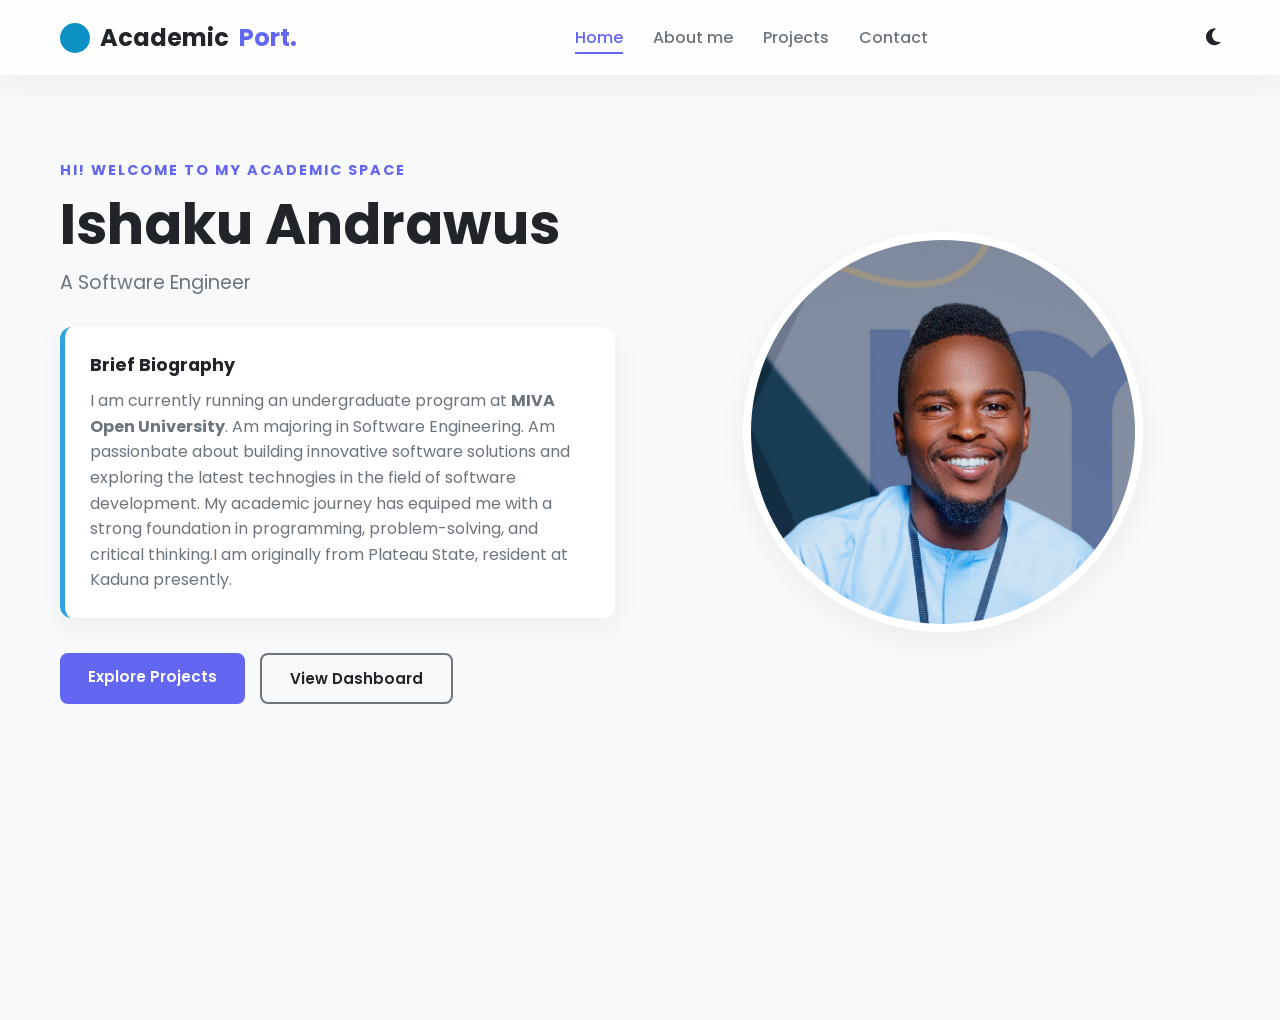
<file: index.html>
<!DOCTYPE html>
<html lang="en">
<head>
    <meta charset="UTF-8">
    <meta name="viewport" content="width=device-width, initial-scale=1.0">
    <title>Ishaku Andrawus</title>
    <link rel="stylesheet" href="style.css">
    <!-- FontAwesome for clean icons -->
    <link rel="stylesheet" href="https://cdnjs.cloudflare.com/ajax/libs/font-awesome/6.4.0/css/all.min.css">
</head>
<body>

    <!-- Header & Navigation -->
    <header>
        <nav class="navbar">
            <div class="logo">
            <div class="logo-circle"></div>
                Academic<span>Port.</span></div>
            <ul class="nav-links">
                <li><a href="#" class="active">Home</a></li>
                <li><a href="about.html">About me</a></li>
                <li><a href="projects.html">Projects</a></li>
                <li><a href="contact.html">Contact</a></li>
            </ul>
        
            <div class="theme-toggle">
                <button id="mode-btn" title="Toggle Mode"><i class="fas fa-moon"></i></button>
            </div>
            <button id="mobile-menu-btn" class="mobile-nav-toggle">
    </button>
        </nav>
    </header>

    <!-- Main Hero Section -->
    <main class="hero-container">
        <div class="hero-content">
            <h4 class="welcome-text">Hi! Welcome to my Academic Space</h4>
            <h1 class="student-name">Ishaku Andrawus</h1>
            <p class="tagline">A Software Engineer</p>
            
            <div class="bio-card">
                <h3>Brief Biography</h3>
                <p>
                    I am currently running an undergraduate program at <strong>MIVA Open University</strong>. Am majoring in Software Engineering. 
                   Am passionbate about building innovative software solutions and exploring the latest technogies in the field of software development.
                   My academic journey has equiped me with a strong foundation in programming, problem-solving, and critical thinking.I am originally from Plateau State, resident at Kaduna presently. 
                </p>
            </div>

            <div class="cta-buttons">
                <a href="projects.html" class="btn primary-btn">Explore Projects</a>
                <a href="#" class="btn secondary-btn">View Dashboard</a>
            </div>
        </div>

        <!-- Photograph Frame -->
        <div class="hero-image-area">
            <div class="image-frame">
                <img src="aims.jpg" alt="Student Photograph">
            </div>
        </div>
    </main>

    <script src="script.js"></script>
</body>
</html>
</file>
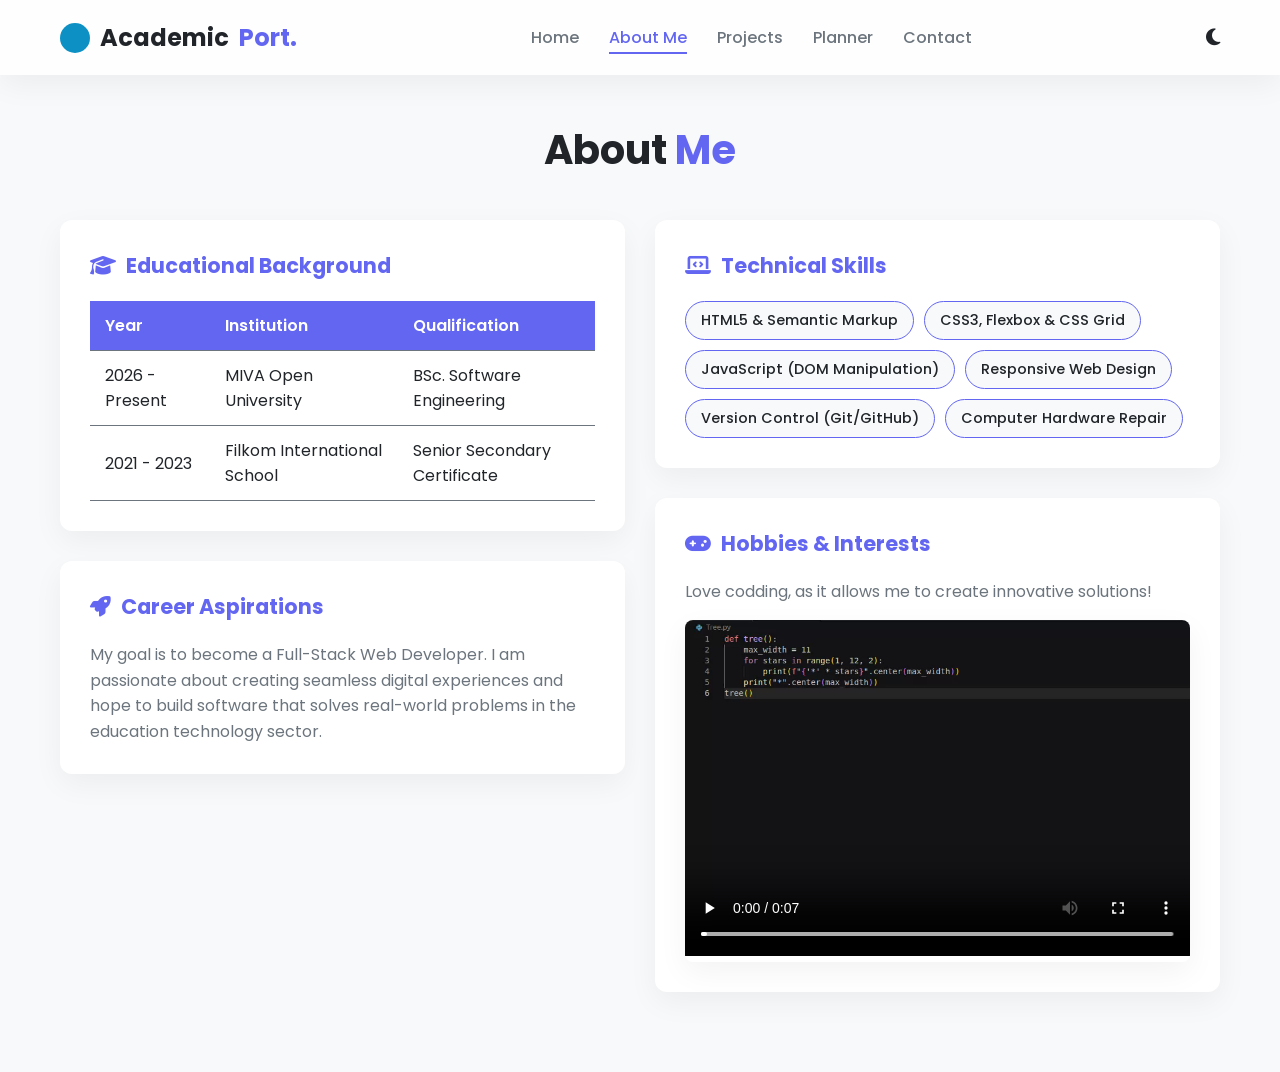
<file: about.html>
<!DOCTYPE html>
<html lang="en">
<head>
    <meta charset="UTF-8">
    <meta name="viewport" content="width=device-width, initial-scale=1.0">
    <title>Ishaku Andrawus | About Me</title>
    <link rel="stylesheet" href="style.css">
    <link rel="stylesheet" href="https://cdnjs.cloudflare.com/ajax/libs/font-awesome/6.4.0/css/all.min.css">
</head>
<body>

    <header>
        <nav class="navbar">
            <div class="logo">
            <div class="logo-circle"></div>
                Academic<span>Port.</span></div>
            <ul class="nav-links">
                <li><a href="index.html">Home</a></li>
                <li><a href="about.html" class="active">About Me</a></li>
                <li><a href="projects.html">Projects</a></li>
                <li><a href="planner.html">Planner</a></li>
                <li><a href="contact.html">Contact</a></li>
            </ul>
            
            </button>
            <div class="theme-toggle">
                <button id="mode-btn" title="Toggle Mode"><i class="fas fa-moon"></i></button>
            </div>
            <button id="mobile-menu-btn" class="mobile-nav-toggle">
    </button>
        </nav>
    </header>

    <main class="page-container">
        <h1 class="page-title">About <span>Me</span></h1>
        
        <div class="about-grid">
            
            <div class="about-column">
                
                <section class="info-card">
                    <h2><i class="fas fa-graduation-cap"></i> Educational Background</h2>
                    <table class="edu-table">
                        <thead>
                            <tr>
                                <th>Year</th>
                                <th>Institution</th>
                                <th>Qualification</th>
                            </tr>
                        </thead>
                        <tbody>
                            <tr>
                                <td>2026 - Present</td>
                                <td>MIVA Open University</td>
                                <td>BSc. Software Engineering</td>
                            </tr>
                            <tr>
                                <td>2021 - 2023</td>
                                <td>Filkom International School</td>
                                <td>Senior Secondary Certificate</td>
                            </tr>
                        </tbody>
                    </table>
                </section>

                <section class="info-card">
                    <h2><i class="fas fa-rocket"></i> Career Aspirations</h2>
                    <p>
                        My goal is to become a Full-Stack Web Developer. I am passionate about creating seamless digital experiences and hope to build software that solves real-world problems in the education technology sector.
                    </p>
                </section>
            </div>

            <div class="about-column">
                
                <section class="info-card">
                    <h2><i class="fas fa-laptop-code"></i> Technical Skills</h2>
                    <ul class="skills-list">
                        <li>HTML5 & Semantic Markup</li>
                        <li>CSS3, Flexbox & CSS Grid</li>
                        <li>JavaScript (DOM Manipulation)</li>
                        <li>Responsive Web Design</li>
                        <li>Version Control (Git/GitHub)</li>
                        <li>Computer Hardware Repair</li>
                    </ul>
                </section>

                <section class="info-card">
                    <h2><i class="fas fa-gamepad"></i> Hobbies & Interests</h2>
                    <p>Love codding, as it allows me to create innovative solutions!</p>
                    
                    <div class="video-container">
                        <video controls width="100%">
                            <source src="vid.webm" type="video/mp4">
                            Your browser does not support HTML video.
                        </video>
                    </div>
                </section>

            </div>
        </div>
    </main>

    <script src="script.js"></script>
</body>
</html>
</file>
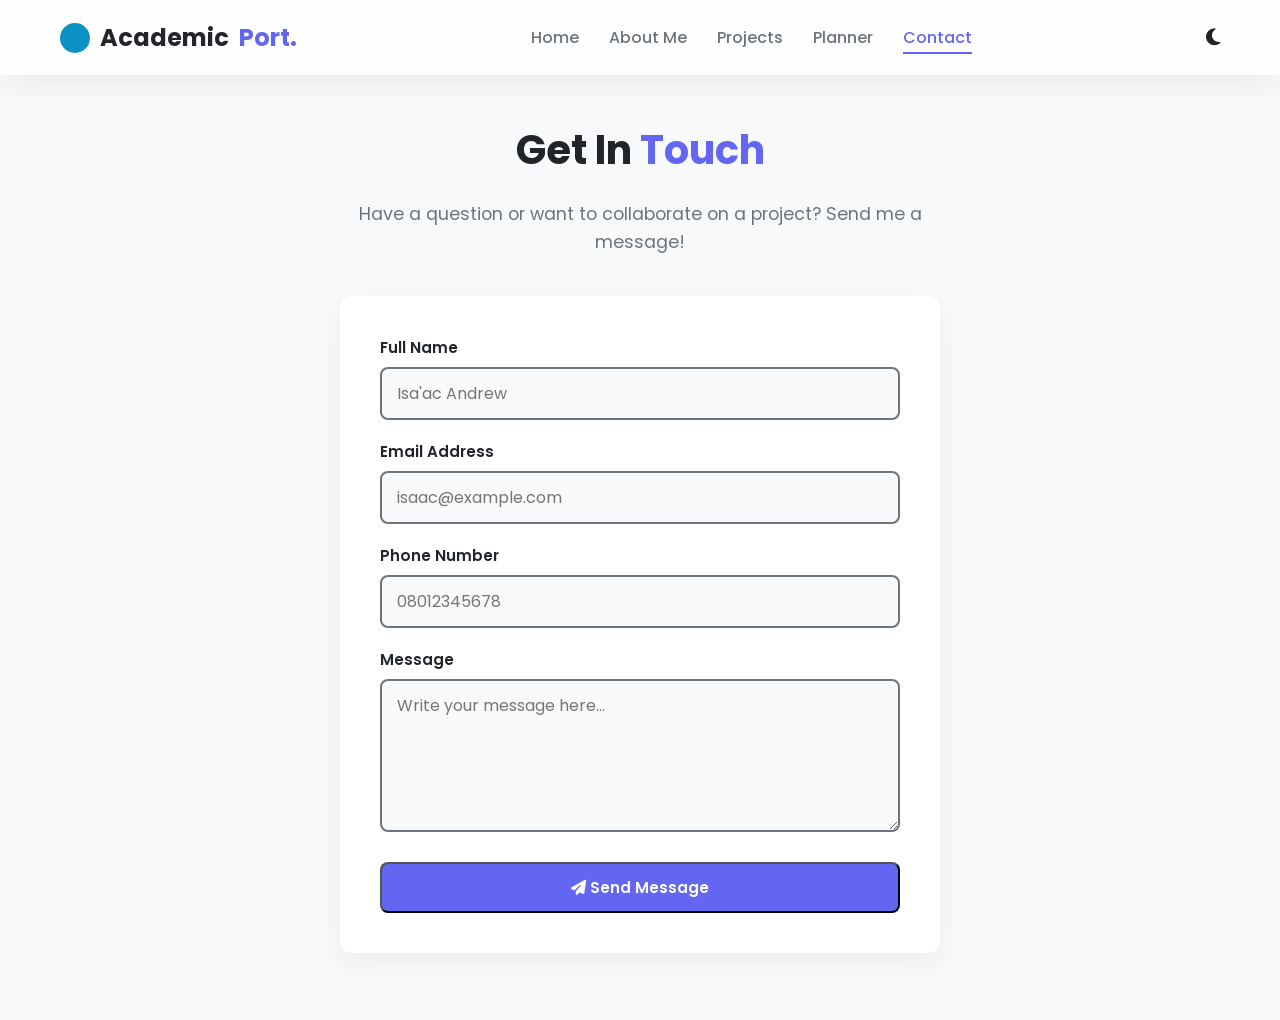
<file: contact.html>
<!DOCTYPE html>
<html lang="en">
<head>
    <meta charset="UTF-8">
    <meta name="viewport" content="width=device-width, initial-scale=1.0">
    <title>Ishaku Andrawus | Contact</title>
    <link rel="stylesheet" href="style.css">
    <link rel="stylesheet" href="https://cdnjs.cloudflare.com/ajax/libs/font-awesome/6.4.0/css/all.min.css">
</head>
<body>

    <header>
        <nav class="navbar">
            <div class="logo">
                <div class="logo-circle"></div>
                Academic<span>Port.</span>
            </div>
            
            <ul class="nav-links">
                <li><a href="index.html">Home</a></li>
                <li><a href="about.html">About Me</a></li>
                <li><a href="projects.html">Projects</a></li>
                <li><a href="planner.html">Planner</a></li>
                <li><a href="contact.html" class="active">Contact</a></li>
            </ul>

            <div class="theme-toggle">
                <button id="mode-btn" title="Toggle Mode"><i class="fas fa-moon"></i></button>
            </div>
            <button id="mobile-menu-btn" class="mobile-nav-toggle">
    </button>
        </nav>
    </header>

    <main class="page-container">
        <h1 class="page-title">Get In <span>Touch</span></h1>
        <p class="section-intro">Have a question or want to collaborate on a project? Send me a message!</p>
        
        <div class="contact-box">
            <form id="contact-form" class="contact-form" novalidate>
                
                <div class="form-group">
                    <label for="name">Full Name</label>
                    <input type="text" id="name" placeholder="Isa'ac Andrew">
                </div>

                <div class="form-group">
                    <label for="email">Email Address</label>
                    <input type="email" id="email" placeholder="isaac@example.com">
                </div>

                <div class="form-group">
                    <label for="phone">Phone Number</label>
                    <input type="tel" id="phone" placeholder="08012345678">
                </div>

                <div class="form-group">
                    <label for="message">Message</label>
                    <textarea id="message" rows="5" placeholder="Write your message here..."></textarea>
                </div>

                <div id="form-status" class="form-status"></div>

                <button type="submit" class="btn primary-btn"><i class="fas fa-paper-plane"></i> Send Message</button>
            </form>
        </div>
    </main>

    <script src="script.js"></script>
</body>
</html>
</file>
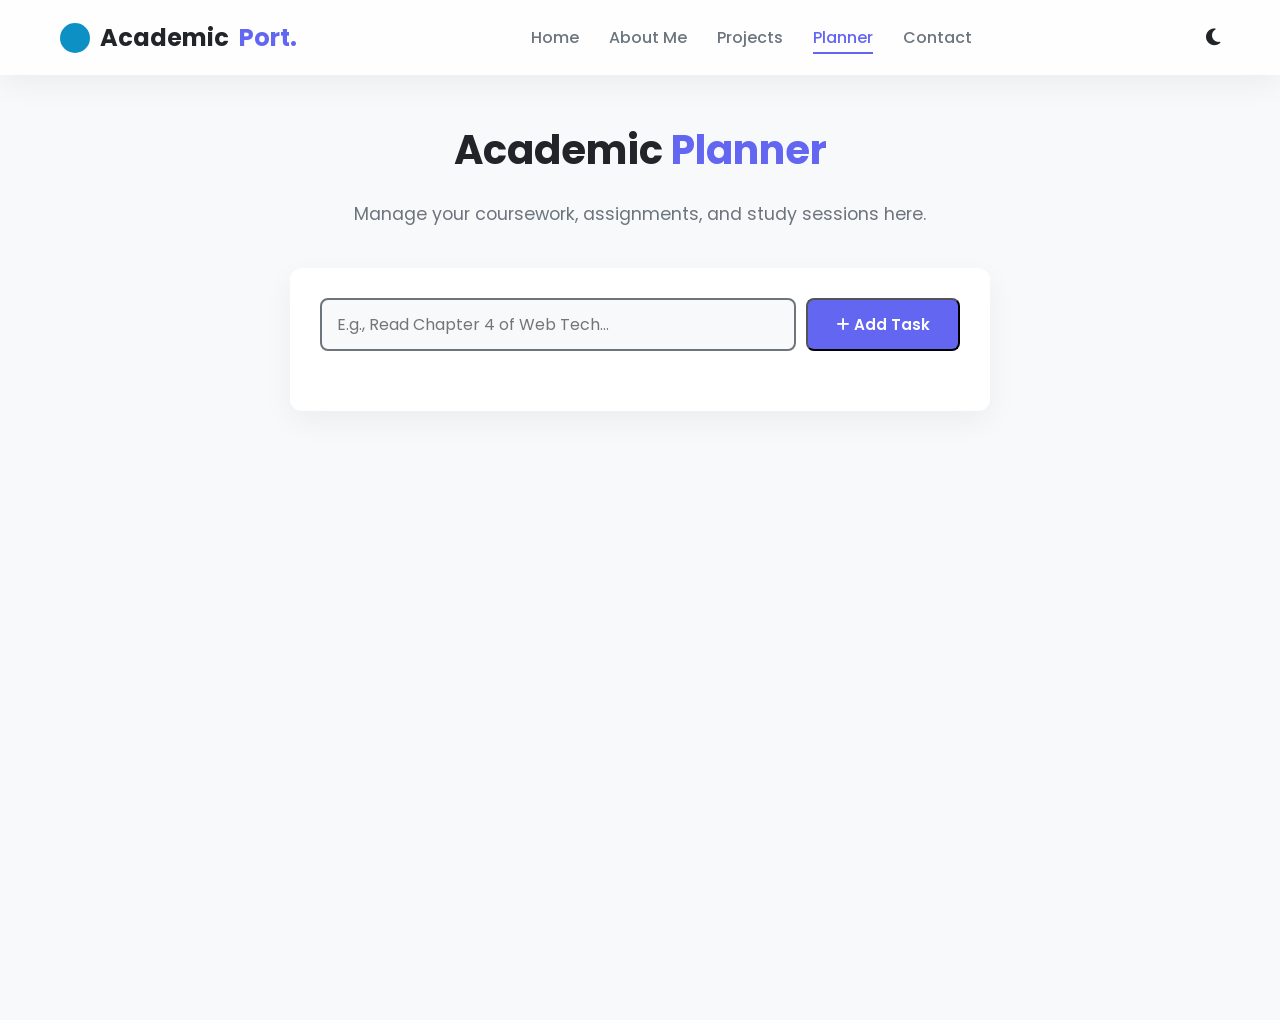
<file: planner.html>
<!DOCTYPE html>
<html lang="en">
<head>
    <meta charset="UTF-8">
    <meta name="viewport" content="width=device-width, initial-scale=1.0">
    <title>Ishaku Andrawus| Academic Planner</title>
    <link rel="stylesheet" href="style.css">
    <link rel="stylesheet" href="https://cdnjs.cloudflare.com/ajax/libs/font-awesome/6.4.0/css/all.min.css">
</head>
<body>

    <header>
        <nav class="navbar">
            <div class="logo">
            <div class="logo-circle"></div>
                Academic<span>Port.</span></div>
            <ul class="nav-links">
                <li><a href="index.html">Home</a></li>
                <li><a href="about.html">About Me</a></li>
                <li><a href="projects.html">Projects</a></li>
                <li><a href="planner.html" class="active">Planner</a></li>
                <li><a href="contact.html">Contact</a></li>
            </ul>
            
            </button>
            <div class="theme-toggle">
                <button id="mode-btn" title="Toggle Mode"><i class="fas fa-moon"></i></button>
            </div>
            <button id="mobile-menu-btn" class="mobile-nav-toggle">
    </button>
        </nav>
    </header>

    <main class="page-container">
        <h1 class="page-title">Academic <span>Planner</span></h1>
        <p class="section-intro">Manage your coursework, assignments, and study sessions here.</p>
        
        <div class="planner-box">
            <div class="task-input-area">
                <input type="text" id="task-input" placeholder="E.g., Read Chapter 4 of Web Tech...">
                <button id="add-task-btn" class="btn primary-btn"><i class="fas fa-plus"></i> Add Task</button>
            </div>

            <ul id="task-list" class="task-list">
                </ul>
        </div>
    </main>

    <script src="script.js"></script>
</body>
</html>
</file>
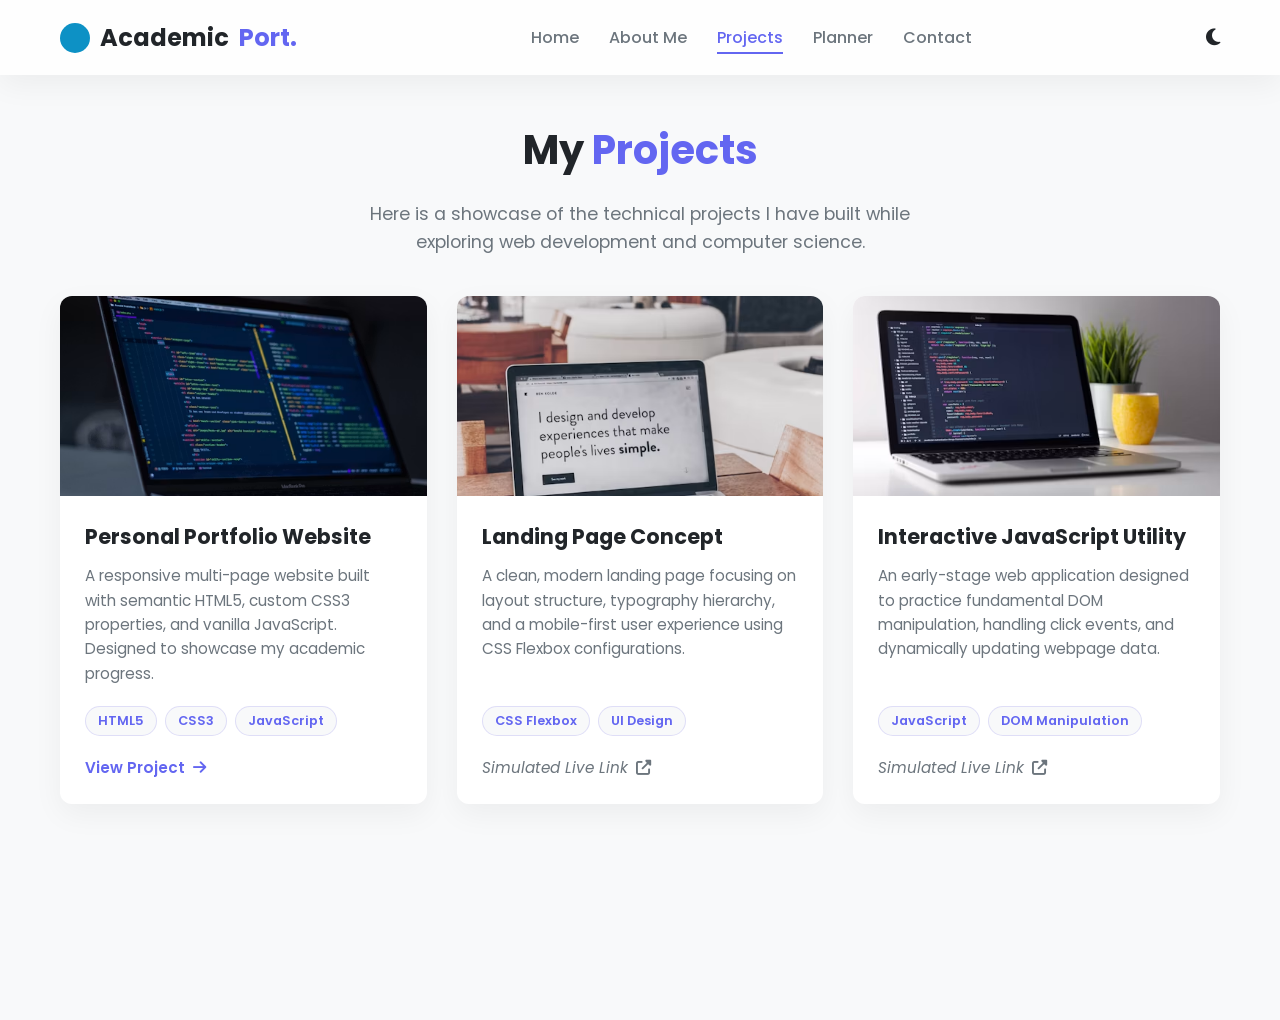
<file: projects.html>
<!DOCTYPE html>
<html lang="en">
<head>
    <meta charset="UTF-8">
    <meta name="viewport" content="width=device-width, initial-scale=1.0">
    <title>Ishaku Andrawus | Projects</title>
    <link rel="stylesheet" href="style.css">
    <link rel="stylesheet" href="https://cdnjs.cloudflare.com/ajax/libs/font-awesome/6.4.0/css/all.min.css">
</head>
<body>

    <header>
        <nav class="navbar">
            <div class="logo">
            <div class="logo-circle"></div>
                Academic<span>Port.</span></div>
            <ul class="nav-links">
                <li><a href="index.html">Home</a></li>
                <li><a href="about.html">About Me</a></li>
                <li><a href="projects.html" class="active">Projects</a></li>
                <li><a href="planner.html">Planner</a></li>
                <li><a href="contact.html">Contact</a></li>
            </ul>
            
            </button>
            <div class="theme-toggle">
                <button id="mode-btn" title="Toggle Mode"><i class="fas fa-moon"></i></button>
            </div>
        </nav>
    </header>

    <main class="page-container">
        <h1 class="page-title">My <span>Projects</span></h1>
        <p class="section-intro">Here is a showcase of the technical projects I have built while exploring web development and computer science.</p>
        
        <div class="projects-grid">
            
            <article class="project-card">
                <div class="project-image">
                    <img src="p1.avif" alt="Screenshot of Personal Portfolio Website">
                </div>
                <div class="project-info">
                    <h3>Personal Portfolio Website</h3>
                    <p>A responsive multi-page website built with semantic HTML5, custom CSS3 properties, and vanilla JavaScript. Designed to showcase my academic progress.</p>
                    <div class="project-tags">
                        <span>HTML5</span>
                        <span>CSS3</span>
                        <span>JavaScript</span>
                    </div>
                    <a href="index.html" class="project-link">View Project <i class="fas fa-arrow-right"></i></a>
                </div>
            </article>

            <article class="project-card">
                <div class="project-image">
                    <img src="l1.avif" alt="Screenshot of Academic Landing Page">
                </div>
                <div class="project-info">
                    <h3>Landing Page Concept</h3>
                    <p>A clean, modern landing page focusing on layout structure, typography hierarchy, and a mobile-first user experience using CSS Flexbox configurations.</p>
                    <div class="project-tags">
                        <span>CSS Flexbox</span>
                        <span>UI Design</span>
                    </div>
                    <a href="#" class="project-link simulated">Simulated Live Link <i class="fas fa-external-link-alt"></i></a>
                </div>
            </article>

            <article class="project-card">
                <div class="project-image">
                    <img src="i1.avif"Screenshot of Interactive JavaScript App">
                </div>
                <div class="project-info">
                    <h3>Interactive JavaScript Utility</h3>
                    <p>An early-stage web application designed to practice fundamental DOM manipulation, handling click events, and dynamically updating webpage data.</p>
                    <div class="project-tags">
                        <span>JavaScript</span>
                        <span>DOM Manipulation</span>
                    </div>
                    <a href="#" class="project-link simulated">Simulated Live Link <i class="fas fa-external-link-alt"></i></a>
                </div>
            </article>

        </div>
    </main>

    <script src="script.js"></script>
</body>
</html>
</file>
<file: style.css>
/* Modern Google Fonts */
@import url('https://fonts.googleapis.com/css2?family=Poppins:wght@300;400;600;700&display=swap');

:root {
    --bg-primary: #f8f9fa;
    --bg-card: #ffffff;
    --text-main: #212529;
    --text-muted: #6c757d;
    --accent-color: #6366f1;
    --accent-hover: #5c6a75;
    --nav-bg: rgba(255, 255, 255, 0.8);
    --shadow: 0 10px 30px rgba(0, 0, 0, 0.05);
}

[data-theme="dark"] {
    --bg-primary: #0f172a;
    --bg-card: #1e293b;
    --text-main: #f8fafc;
    --text-muted: #94a3b8;
    --accent-color: #6366f1;
    --accent-hover: #4f46e5;
    --nav-bg: rgba(15, 23, 42, 0.8);
    --shadow: 0 10px 30px rgba(0, 0, 0, 0.3);
}

* {
    margin: 0;
    padding: 0;
    box-sizing: border-box;
    font-family: 'Poppins', sans-serif;
    transition: background 0.3s ease, color 0.3s ease;
}
body::before{
    content: "";
    position: fixed;
    top: 0;
    left: 0;
    width: 100vw;
    height: 100vh;
    background:
    linear-gradient(rgba(79, 70, 229, 100) 1px, transparent 1px),
    linear-gradient(90deg,#36d512b3(79, 70, 229, 100) 1px, transparent 1px);
    z-index: -1;
    background-size: 70px 70px;
    pointer-events: none;
}
body {
    background-color: var(--bg-primary);
    color: var(--text-main);
    min-height: 100vh;
    overflow-x: hidden;
}

header {
    position: fixed;
    top: 0;
    left: 0;
    width: 100%;
    z-index: 1000;
    background: var(--nav-bg);
    backdrop-filter: blur(10px);
    box-shadow: var(--shadow);
}

.navbar {
    display: flex;
    justify-content: space-between;
    align-items: center;
    max-width: 1200px;
    margin: 0 auto;
    padding: 20px;

}

.logo {
    font-size: 1.5rem;
    font-weight: 700;
    display: flex;
    align-items: center;
    gap: 10px;
}

.logo span {
    color: var(--accent-color);
}
.logo-circle {
    width: 30px;
    height: 30px;
    background-color: rgb(13, 145, 197);
    border-radius: 50%;
    
}

.nav-links {
    display: flex;
    list-style: none;
    gap: 30px;
}

.nav-links a {
    text-decoration: none;
    color: var(--text-muted);
    font-weight: 500;
    transition: color 0.2s ease;
    position: relative;
}

.nav-links a:hover, .nav-links a.active {
    color: var(--accent-color);
}
.nav-links a::after {
    content: '';
    position: absolute;
    left: 0;
    bottom: -5px; 
    width: 0; 
    height: 2px; 
    background-color: var(--accent-color);
    transition: width 0.2s ease; 
}

.nav-links a:hover::after {
    width: 100%;
}

.nav-links a.active::after {
    width: 100%;
}

#mode-btn {
    background: none;
    border: none;
    color: var(--text-main);
    font-size: 1.2rem;
    cursor: pointer;
}

.mobile-menu-btn {
    display: none;
    background: none;
    border: none;
    font-size: 1.5rem;
    color: var(--text-main);
    cursor: pointer;
    margin-left: auto; 
    margin-right: 15px;
}

.hero-container {
    max-width: 1200px;
    margin: 120px auto 0 auto;
    display: flex;
    align-items: center;
    justify-content: space-between;
    padding: 40px 20px;
    gap: 50px;
}

.hero-content {
    flex: 1;
}

.welcome-text {
    color: var(--accent-color);
    text-transform: uppercase;
    letter-spacing: 2px;
    font-size: 0.9rem;
    margin-bottom: 10px;
}

.student-name {
    font-size: 3.5rem;
    font-weight: 700;
    line-height: 1.2;
    margin-bottom: 10px;
  }

.tagline {
    font-size: 1.2rem;
    color: var(--text-muted);
    margin-bottom: 30px;
}

.bio-card {
    background: var(--bg-card);
    padding: 25px;
    border-radius: 12px;
    box-shadow: var(--shadow);
    margin-bottom: 35px;
    border-left: 5px solid rgb(47, 161, 223);
}

.bio-card h3 {
    margin-bottom: 10px;
    font-size: 1.1rem;
}

.bio-card p {
    color: var(--text-muted);
    line-height: 1.6;
}

.cta-buttons {
    display: flex;
    gap: 15px;
}

.btn {
    padding: 12px 28px;
    border-radius: 8px;
    text-decoration: none;
    font-weight: 600;
    font-size: 0.95rem;
    transition: all 0.2s ease;
}

.primary-btn {
    background-color: var(--accent-color);
    color: white;
}

.primary-btn:hover {
    background-color: var(--accent-hover);
    transform: translateY(-2px);
}

.secondary-btn {
    background-color: transparent;
    color: var(--text-main);
    border: 2px solid var(--text-muted);
}

.secondary-btn:hover {
    border-color: var(--accent-color);
    color: var(--accent-color);
}


.hero-image-area {
    flex: 1;
    display: flex;
    justify-content: center;
}

.image-frame {
    width: 400px;
    height: 400px;
    border-radius: 50%;
    overflow: hidden;
    box-shadow: var(--shadow);
    border: 8px solid var(--bg-card);
    transform: rotate(2px);
    transition: transform 0.3s;
}

.image-frame:hover {
    transform: scale(1.03) rotate(0deg);
}

.image-frame img {
    width: 100%;
    height: 100%;
    object-fit: cover;
}

.page-container {
    max-width: 1200px;
    margin: 120px auto 50px auto; 
    padding: 0 20px;
}

.page-title {
    font-size: 2.5rem;
    text-align: center;
    margin-bottom: 40px;
}

.page-title span {
    color: var(--accent-color);
}

.about-grid {
    display: grid;
    grid-template-columns: 1fr 1fr;
    gap: 30px;
}

.info-card {
    background: var(--bg-card);
    padding: 30px;
    border-radius: 12px;
    box-shadow: var(--shadow);
    margin-bottom: 30px;
    transition: transform 0.3s ease;
}

.info-card:hover {
    transform: translateY(-5px); /* Animation requirement */
}

.info-card h2 {
    font-size: 1.3rem;
    margin-bottom: 20px;
    color: var(--accent-color);
    display: flex;
    align-items: center;
    gap: 10px;
}

.info-card p {
    color: var(--text-muted);
    line-height: 1.6;
}

.edu-table {
    width: 100%;
    border-collapse: collapse;
    margin-top: 10px;
}

.edu-table th, .edu-table td {
    padding: 12px 15px;
    text-align: left;
    border-bottom: 1px solid var(--text-muted);
}

.edu-table th {
    background-color: var(--accent-color);
    color: white;
    font-weight: 600;
}

.edu-table tr:hover {
    background-color: rgba(79, 70, 229, 0.05);
}

.skills-list {
    list-style: none;
    display: flex;
    flex-wrap: wrap;
    gap: 10px;
}

.skills-list li {
    background: var(--bg-primary);
    border: 1px solid var(--accent-color);
    color: var(--text-main);
    padding: 8px 15px;
    border-radius: 20px;
    font-size: 0.9rem;
    font-weight: 500;
}

.video-container {
    margin-top: 15px;
    border-radius: 8px;
    overflow: hidden;
    box-shadow: var(--shadow);
}

.section-intro {
    text-align: center;
    color: var(--text-muted);
    max-width: 600px;
    margin: -20px auto 40px auto;
    font-size: 1.1rem;
    line-height: 1.6;
}

.projects-grid {
    display: grid;
    grid-template-columns: repeat(auto-fit, minmax(320px, 1fr));
    gap: 30px;
    margin-bottom: 50px;
}

.project-card {
    background: var(--bg-card);
    border-radius: 12px;
    overflow: hidden;
    box-shadow: var(--shadow);
    display: flex;
    flex-direction: column;
    transition: transform 0.3s ease, box-shadow 0.3s ease;
}

.project-card:hover {
    transform: translateY(-8px);
    box-shadow: 0 15px 35px rgba(0, 0, 0, 0.1);
}

.project-image {
    width: 100%;
    height: 200px;
    overflow: hidden;
}

.project-image img {
    width: 100%;
    height: 100%;
    object-fit: cover;
    transition: transform 0.3s ease;
}

.project-card:hover .project-image img {
    transform: scale(1.05);
}

.project-info {
    padding: 25px;
    display: flex;
    flex-direction: column;
    flex-grow: 1;
}

.project-info h3 {
    font-size: 1.3rem;
    margin-bottom: 12px;
}

.project-info p {
    color: var(--text-muted);
    font-size: 0.95rem;
    line-height: 1.6;
    margin-bottom: 20px;
    flex-grow: 1;
}

.project-tags {
    display: flex;
    flex-wrap: wrap;
    gap: 8px;
    margin-bottom: 20px;
}

.project-tags span {
    background: var(--bg-primary);
    color: var(--accent-color);
    font-size: 0.8rem;
    font-weight: 600;
    padding: 5px 12px;
    border-radius: 15px;
    border: 1px solid rgba(79, 70, 229, 0.15);
}

.project-link {
    text-decoration: none;
    color: var(--accent-color);
    font-weight: 600;
    display: inline-flex;
    align-items: center;
    gap: 8px;
    font-size: 0.95rem;
    transition: color 0.2s ease;
}

.project-link:hover {
    color: var(--accent-hover);
}

.project-link.simulated {
    color: var(--text-muted);
    font-style: italic;
    font-weight: 400;
}

.project-link.simulated:hover {
    color: var(--accent-color);
}

.planner-box {
    max-width: 700px;
    margin: 0 auto 50px auto;
    background: var(--bg-card);
    padding: 30px;
    border-radius: 12px;
    box-shadow: var(--shadow);
}

.task-input-area {
    display: flex;
    gap: 10px;
    margin-bottom: 30px;
}

#task-input {
    flex: 1;
    padding: 12px 15px;
    border: 2px solid var(--text-muted);
    border-radius: 8px;
    font-size: 1rem;
    background: var(--bg-primary);
    color: var(--text-main);
    outline: none;
    transition: border-color 0.3s;
}

#task-input:focus {
    border-color: var(--accent-color);
}

.task-list {
    list-style: none;
    display: flex;
    flex-direction: column;
    gap: 15px;
}

.task-item {
    display: flex;
    justify-content: space-between;
    align-items: center;
    background: var(--bg-primary);
    padding: 15px 20px;
    border-radius: 8px;
    border-left: 4px solid var(--accent-color);
    transition: all 0.3s ease;
}

.task-text {
    font-size: 1.05rem;
    font-weight: 500;
    flex: 1;
}

.task-actions {
    display: flex;
    gap: 10px;
}

.icon-btn {
    background: none;
    border: none;
    font-size: 1.2rem;
    cursor: pointer;
    transition: transform 0.2s ease;
}

.icon-btn:hover {
    transform: scale(1.2);
}

.complete-btn {
    color: #22c55e; 
}

.delete-btn {
    color: #ef4444; 
}

.task-item.completed {
    border-left-color: #22c55e;
    background: rgba(34, 197, 94, 0.05);
}

.task-item.completed .task-text {
    text-decoration: line-through;
    color: var(--text-muted);
}

.contact-box {
    max-width: 600px;
    margin: 0 auto 50px auto;
    background: var(--bg-card);
    padding: 40px;
    border-radius: 12px;
    box-shadow: var(--shadow);
}

.contact-form {
    display: flex;
    flex-direction: column;
    gap: 20px;
}

.form-group {
    display: flex;
    flex-direction: column;
    gap: 8px;
}

.form-group label {
    font-weight: 600;
    font-size: 0.95rem;
    color: var(--text-main);
}

.form-group input, 
.form-group textarea {
    padding: 12px 15px;
    border: 2px solid var(--text-muted);
    border-radius: 8px;
    background: var(--bg-primary);
    color: var(--text-main);
    font-family: inherit;
    font-size: 1rem;
    outline: none;
    transition: border-color 0.3s ease;
}

.form-group input:focus, 
.form-group textarea:focus {
    border-color: var(--accent-color);
}

.form-status {
    font-size: 0.95rem;
    font-weight: 600;
    text-align: center;
    padding: 10px;
    border-radius: 8px;
    display: none; 
}

.status-error {
    display: block;
    background-color: rgba(239, 68, 68, 0.1);
    color: #ef4444; 
    border: 1px solid #ef4444;
}

.status-success {
    display: block;
    background-color: rgba(34, 197, 94, 0.1);
    color: #22c55e;
    border: 1px solid #22c55e;
}

.contact-form .btn {
    width: 100%;
    margin-top: 10px;
}
/* --- NEW MOBILE MENU BUTTON --- */
.mobile-nav-toggle {
    display: none; /* Hidden on large screens */
    background: #4f46e5; /* Your purple accent color */
    color: #ffffff;
    border: none;
    padding: 8px 16px;
    border-radius: 6px;
    font-size: 1rem;
    font-weight: bold;
    cursor: pointer;
    z-index: 10000;
    margin-left: auto;
    margin-right: 15px;
    box-shadow: 0 4px 6px rgba(0, 0, 0, 0.1);
}

@media (max-width: 968px) {
    /* Show the new button */
    .mobile-nav-toggle {
        display: block !important;
    }
    
    /* Ensure the nav-links menu is ready to slide */
    .nav-links {
        display: flex !important;
        position: fixed;
        top: 0;
        right: 0;
        transform: translateX(100%); /* Hides it off screen initially */
        background: var(--bg-card);
        width: 250px;
        height: 100vh;
        flex-direction: column;
        justify-content: center;
        align-items: center;
        box-shadow: -5px 0 15px rgba(0, 0, 0, 0.5);
        transition: transform 0.4s ease-in-out;
        z-index: 9998;
    }

    .nav-links.active-menu {
        transform: translateX(0); /* Slides it in */
    }

    .nav-links li {
        width: 100%;
        text-align: center;
        margin: 15px 0;
    }

    .nav-links a {
        display: block;
        padding: 15px;
        font-size: 1.2rem;
    }

    .hero-container {
        flex-direction: column-reverse;
        text-align: center;
        margin-top: 100px;
    }
    
    .bio-card {
        text-align: left;
    }
    
    .cta-buttons {
        justify-content: center;
    }
}
</file>
